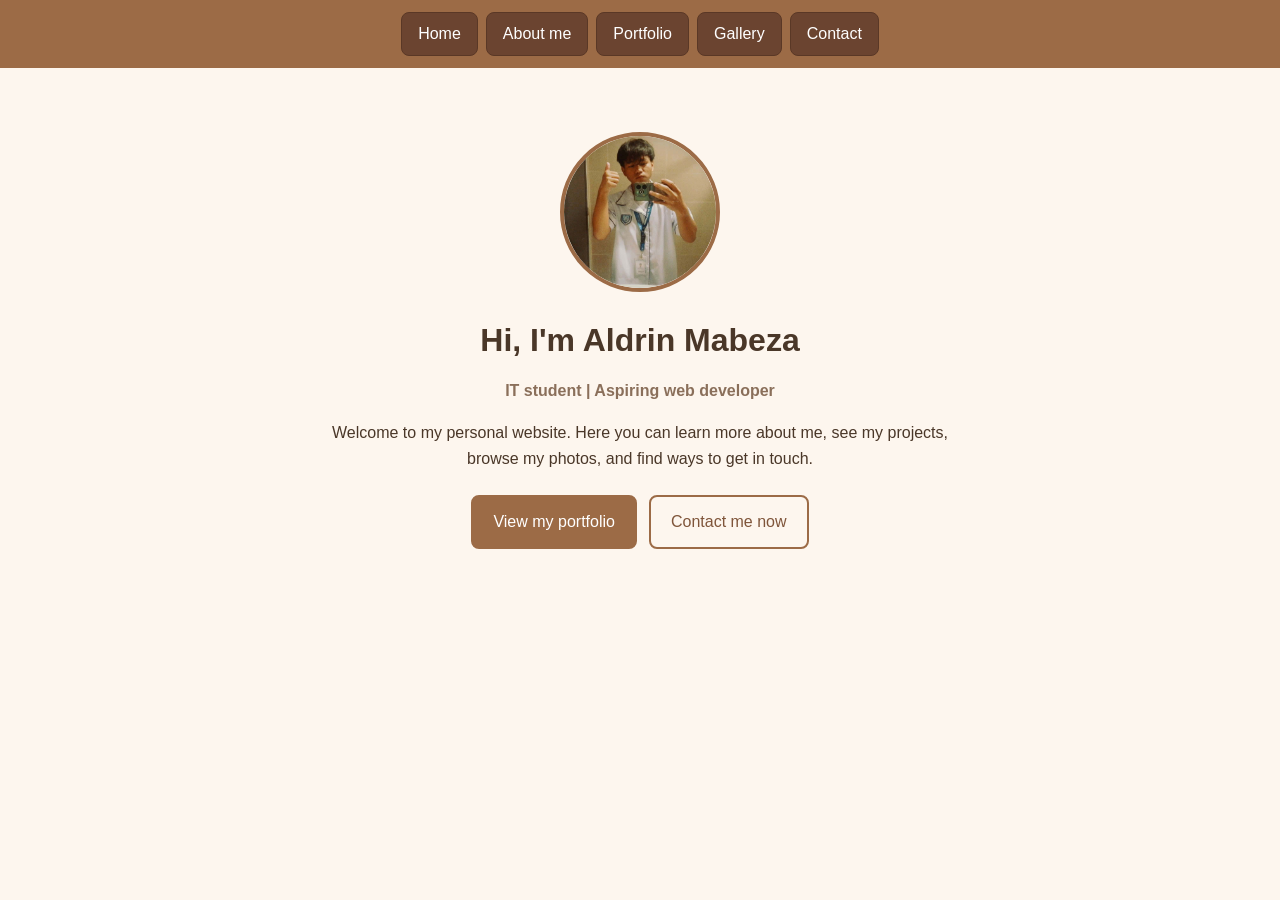
<file: index.html>
<!DOCTYPE html>
<html lang="en">
<head>
  <title>Home | My Website</title>
  <link rel="stylesheet" href="styles/style.css">
</head>
<body>

  <nav>
    <a href="index.html">Home</a>
    <a href="about.html">About me</a>
    <a href="portfolio.html">Portfolio</a>
    <a href="gallery.html">Gallery</a>
    <a href="contact.html">Contact</a>
  </nav>

  <main>
    <section class="hero">
      <img src="pictures/Aldrin.jpeg" alt="Photo of Aldrin Mabeza" class="profile-photo">
      <h1>Hi, I'm Aldrin Mabeza</h1>
      <p class="tagline">IT student | Aspiring web developer</p>
      <p>Welcome to my personal website. Here you can learn more about me, see my projects, browse my photos, and find ways to get in touch.</p>

      <div class="buttons">
        <a href="portfolio.html" class="btn">View my portfolio</a>
        <a href="contact.html#contact-form" class="btn btn-outline">Contact me now</a>
      </div>
    </section>
  </main>

</body>
</html>
</file>
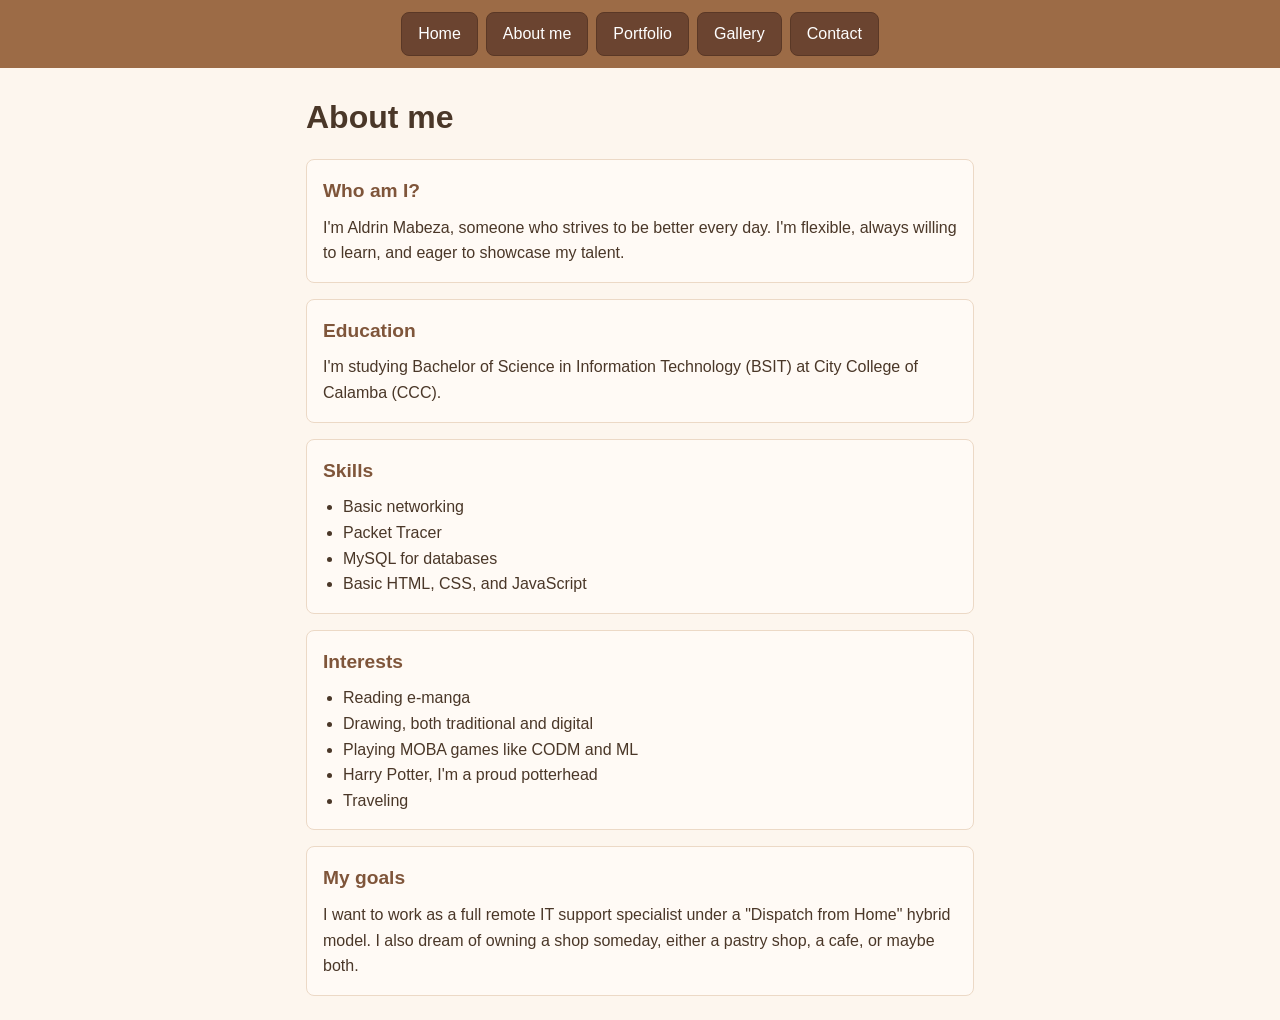
<file: about.html>
<!DOCTYPE html>
<html lang="en">
<head>
  <title>About me | My Website</title>
  <link rel="stylesheet" href="styles/style.css">
</head>
<body>

  <nav>
    <a href="index.html">Home</a>
    <a href="about.html">About me</a>
    <a href="portfolio.html">Portfolio</a>
    <a href="gallery.html">Gallery</a>
    <a href="contact.html">Contact</a>
  </nav>

  <main>
    <h1>About me</h1>

    <section class="about-card">
      <h2>Who am I?</h2>
      <p>I'm Aldrin Mabeza, someone who strives to be better every day. I'm flexible, always willing to learn, and eager to showcase my talent.</p>
    </section>

    <section class="about-card">
      <h2>Education</h2>
      <p>I'm studying Bachelor of Science in Information Technology (BSIT) at City College of Calamba (CCC).</p>
    </section>

    <section class="about-card">
      <h2>Skills</h2>
      <ul>
        <li>Basic networking</li>
        <li>Packet Tracer</li>
        <li>MySQL for databases</li>
        <li>Basic HTML, CSS, and JavaScript</li>
      </ul>
    </section>

    <section class="about-card">
      <h2>Interests</h2>
      <ul>
        <li>Reading e-manga</li>
        <li>Drawing, both traditional and digital</li>
        <li>Playing MOBA games like CODM and ML</li>
        <li>Harry Potter, I'm a proud potterhead</li>
        <li>Traveling</li>
      </ul>
    </section>

    <section class="about-card">
      <h2>My goals</h2>
      <p>I want to work as a full remote IT support specialist under a "Dispatch from Home" hybrid model. I also dream of owning a shop someday, either a pastry shop, a cafe, or maybe both.</p>
    </section>
  </main>

</body>
</html>
</file>
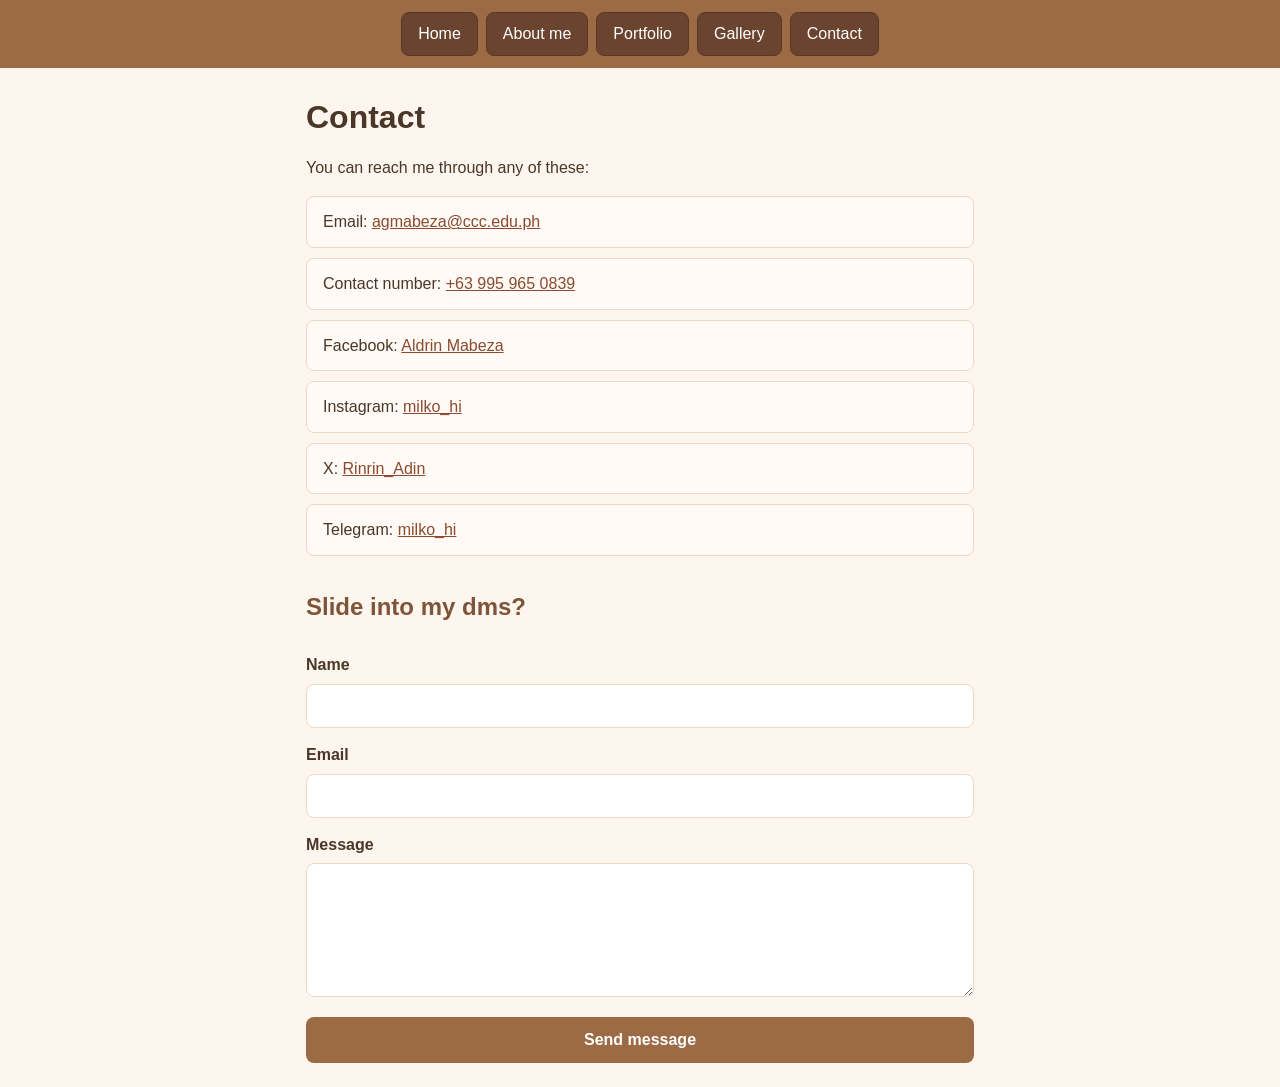
<file: contact.html>
<!DOCTYPE html>
<html lang="en">
<head>
  <title>Contact | My Website</title>
  <link rel="stylesheet" href="styles/style.css">
</head>
<body>

  <nav>
    <a href="index.html">Home</a>
    <a href="about.html">About me</a>
    <a href="portfolio.html">Portfolio</a>
    <a href="gallery.html">Gallery</a>
    <a href="contact.html">Contact</a>
  </nav>

  <main>
    <h1>Contact</h1>
    <p>You can reach me through any of these:</p>

    <ul class="contact-list">
      <li>Email: <a href="mailto:agmabeza@ccc.edu.ph">agmabeza@ccc.edu.ph</a></li>
      <li>Contact number: <a href="tel:+639959650839">+63 995 965 0839</a></li>
      <li>Facebook: <a href="https://www.facebook.com/share/1FkrJ4NAXD/" target="_blank">Aldrin Mabeza</a></li>
      <li>Instagram: <a href="https://www.instagram.com/milko_hi?stkn=MWFxaHEzcnl5YWt0OA==" target="_blank">milko_hi</a></li>
      <li>X: <a href="https://x.com/Rinrin_Adin" target="_blank">Rinrin_Adin</a></li>
      <li>Telegram: <a href="https://t.me/Milko_hi" target="_blank">milko_hi</a></li>
    </ul>

    <h2 class="form-title">Slide into my dms?</h2>

    <form id="contact-form" class="contact-form" action="https://formsubmit.co/agmabeza@ccc.edu.ph" method="POST">
      <label for="name">Name</label>
      <input type="text" id="name" name="name" required>

      <label for="email">Email</label>
      <input type="email" id="email" name="email" required>

      <label for="message">Message</label>
      <textarea id="message" name="message" rows="6" required></textarea>

      <input type="hidden" name="_subject" value="New message from my website">

      <button type="submit">Send message</button>
    </form>
  </main>

</body>
</html>
</file>
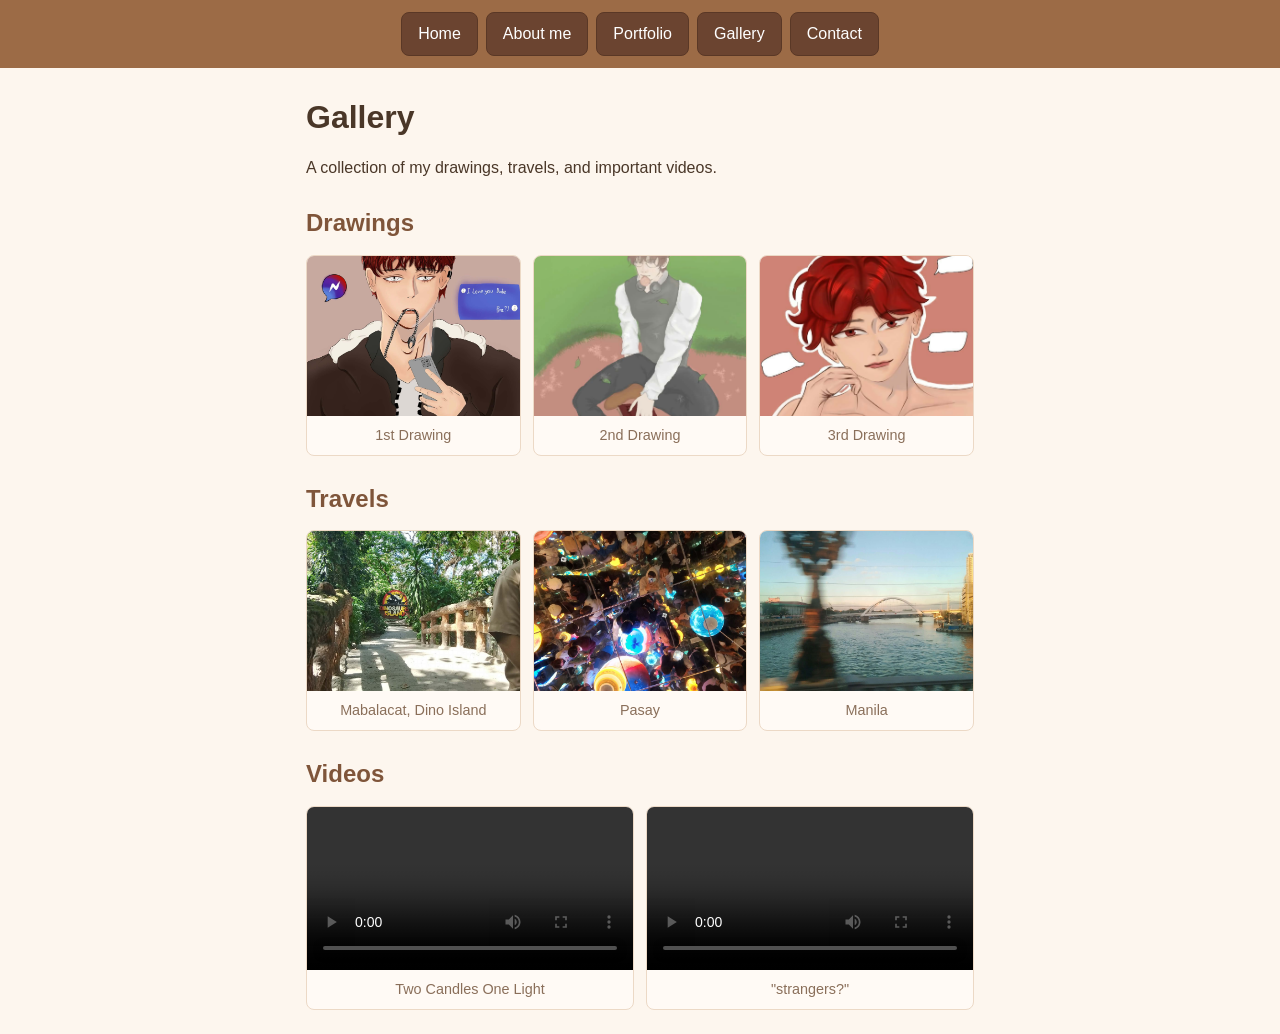
<file: gallery.html>
<!DOCTYPE html>
<html lang="en">
<head>
  <title>Gallery | My Website</title>
  <link rel="stylesheet" href="styles/style.css">
</head>
<body>

  <nav>
    <a href="index.html">Home</a>
    <a href="about.html">About me</a>
    <a href="portfolio.html">Portfolio</a>
    <a href="gallery.html">Gallery</a>
    <a href="contact.html">Contact</a>
  </nav>

  <main>
    <h1>Gallery</h1>
    <p>A collection of my drawings, travels, and important videos.</p>

    <h2 class="gallery-title">Drawings</h2>
    <div class="gallery">
      <figure>
        <img src="pictures/1st-drawing.jpeg" alt="My first drawing">
        <figcaption>1st Drawing</figcaption>
      </figure>
      <figure>
        <img src="pictures/2nd-Drawing.jpeg" alt="My second drawing">
        <figcaption>2nd Drawing</figcaption>
      </figure>
      <figure>
        <img src="pictures/3rd-drawing.jpeg" alt="My third drawing">
        <figcaption>3rd Drawing</figcaption>
      </figure>
    </div>

    <h2 class="gallery-title">Travels</h2>
    <div class="gallery">
      <figure>
        <img src="pictures/Mabalacat-dino-island.jpeg" alt="Dino Island in Mabalacat">
        <figcaption>Mabalacat, Dino Island</figcaption>
      </figure>
      <figure>
        <img src="pictures/Pasay.jpeg" alt="Photo taken in Pasay">
        <figcaption>Pasay</figcaption>
      </figure>
      <figure>
        <img src="pictures/Manila.jpeg" alt="View of the waterfront in Manila">
        <figcaption>Manila</figcaption>
      </figure>
    </div>

    <h2 class="gallery-title">Videos</h2>
    <div class="video-list">
      <figure>
        <video controls>
          <source src="videos/twocandlesonelight.mp4" type="video/mp4">
          Your browser does not support the video tag.
        </video>
        <figcaption>Two Candles One Light</figcaption>
      </figure>
      <figure>
        <video controls>
          <source src="videos/mytotga.mp4" type="video/mp4">
          Your browser does not support the video tag.
        </video>
        <figcaption>"strangers?"</figcaption>
      </figure>
    </div>
  </main>

</body>
</html>
</file>
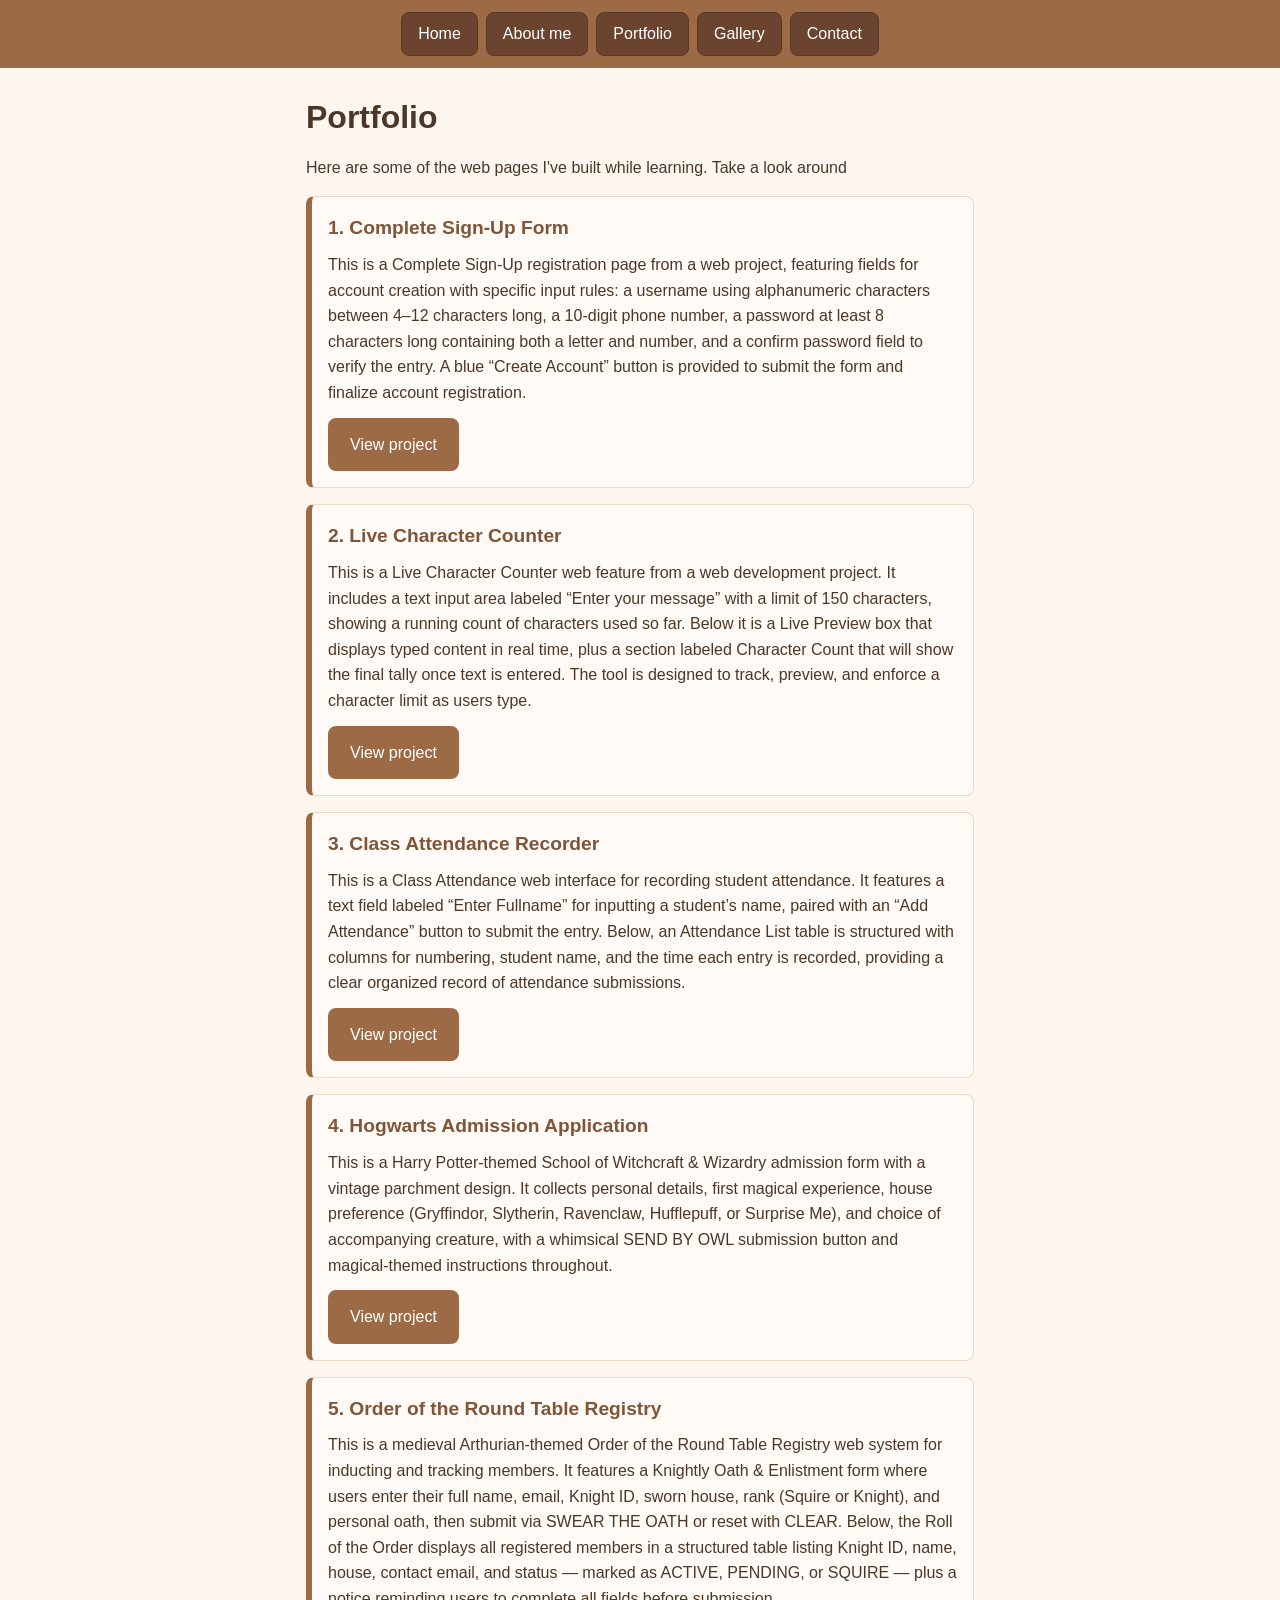
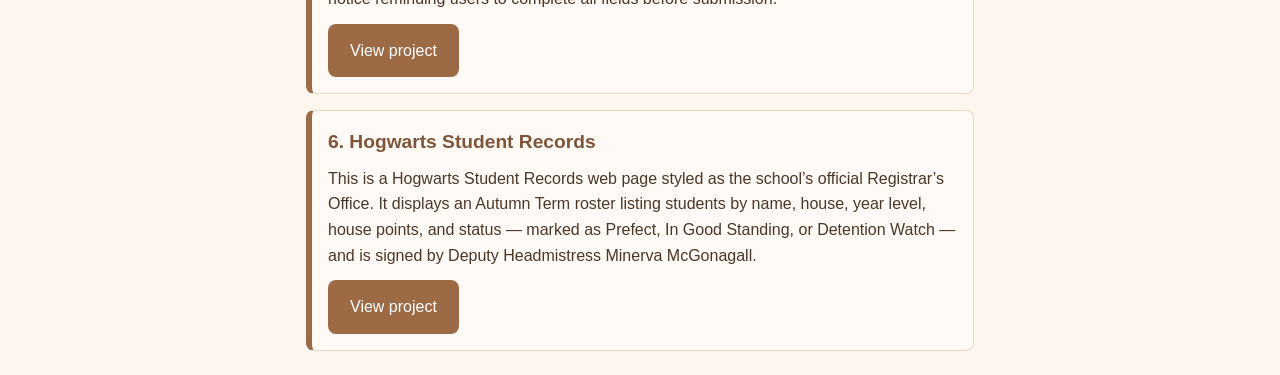
<file: portfolio.html>
<!DOCTYPE html>
<html lang="en">
<head>
  <title>Portfolio | My Website</title>
  <link rel="stylesheet" href="styles/style.css">
</head>
<body>

  <nav>
    <a href="index.html">Home</a>
    <a href="about.html">About me</a>
    <a href="portfolio.html">Portfolio</a>
    <a href="gallery.html">Gallery</a>
    <a href="contact.html">Contact</a>
  </nav>

  <main>
    <h1>Portfolio</h1>
    <p>Here are some of the web pages I've built while learning. Take a look around</p>

    <article class="project-card">
      <h2>1. Complete Sign-Up Form</h2>
      <p>This is a Complete Sign-Up registration page from a web project,
        featuring fields for account creation with specific input rules: 
        a username using alphanumeric characters between 4–12 characters long,
        a 10-digit phone number, a password at least 8 characters long 
        containing both a letter and number, and a confirm password field to
        verify the entry. A blue “Create Account” button is provided to submit
        the form and finalize account registration.</p>
      <a href="projects/Mabeza_InputValidation.html" class="btn">View project</a>
    </article>

    <article class="project-card">
      <h2>2. Live Character Counter</h2>
      <p>This is a Live Character Counter web feature from a web development
        project. It includes a text input area labeled “Enter your message” 
        with a limit of 150 characters, showing a running count of
        characters used so far. Below it is a Live Preview box that 
        displays typed content in real time, plus a section labeled
        Character Count that will show the final tally once text is 
        entered. The tool is designed to track, preview, and enforce
        a character limit as users type.</p>
      <a href="projects/CharacterCounter.html" class="btn">View project</a>
    </article>

    <article class="project-card">
      <h2>3. Class Attendance Recorder</h2>
      <p>This is a Class Attendance web interface for recording student
        attendance. It features a text field labeled “Enter Fullname” 
        for inputting a student’s name, paired with an “Add Attendance”
        button to submit the entry. Below, an Attendance List table is
        structured with columns for numbering, student name, and the
        time each entry is recorded, providing a clear organized record of
        attendance submissions.</p>
      <a href="projects/Attendance-Recorder.html" class="btn">View project</a>
    </article>

    <article class="project-card">
      <h2>4. Hogwarts Admission Application</h2>
      <p>This is a Harry Potter-themed School of Witchcraft & Wizardry
        admission form with a vintage parchment design. It collects
        personal details, first magical experience, house preference 
        (Gryffindor, Slytherin, Ravenclaw, Hufflepuff, or Surprise Me),
        and choice of accompanying creature, with a whimsical SEND BY
        OWL submission button and magical-themed instructions throughout.</p>
      <a href="projects/Application_form.html" class="btn">View project</a>
    </article>

    <article class="project-card">
      <h2>5. Order of the Round Table Registry</h2>
      <p>This is a medieval Arthurian-themed Order of the Round
        Table Registry web system for inducting and tracking members. 
        It features a Knightly Oath & Enlistment form where users enter 
        their full name, email, Knight ID, sworn house, rank (Squire or
        Knight), and personal oath, then submit via SWEAR THE OATH or 
        reset with CLEAR. Below, the Roll of the Order displays all
        registered members in a structured table listing Knight ID, name,
        house, contact email, and status — marked as ACTIVE, PENDING, or 
        SQUIRE — plus a notice reminding users to complete all fields 
        before submission.</p>
      <a href="projects/web-lab-3.html" class="btn">View project</a>
    </article>

    <article class="project-card">
      <h2>6. Hogwarts Student Records</h2>
      <p>This is a Hogwarts Student Records web page styled as the 
        school’s official Registrar’s Office. It displays an Autumn 
        Term roster listing students by name, house, year level, house 
        points, and status — marked as Prefect, In Good Standing, or 
        Detention Watch — and is signed by Deputy Headmistress Minerva 
        McGonagall.</p>
      <a href="projects/StudentRecords.html" class="btn">View project</a>
    </article>
  </main>

</body>
</html>
</file>
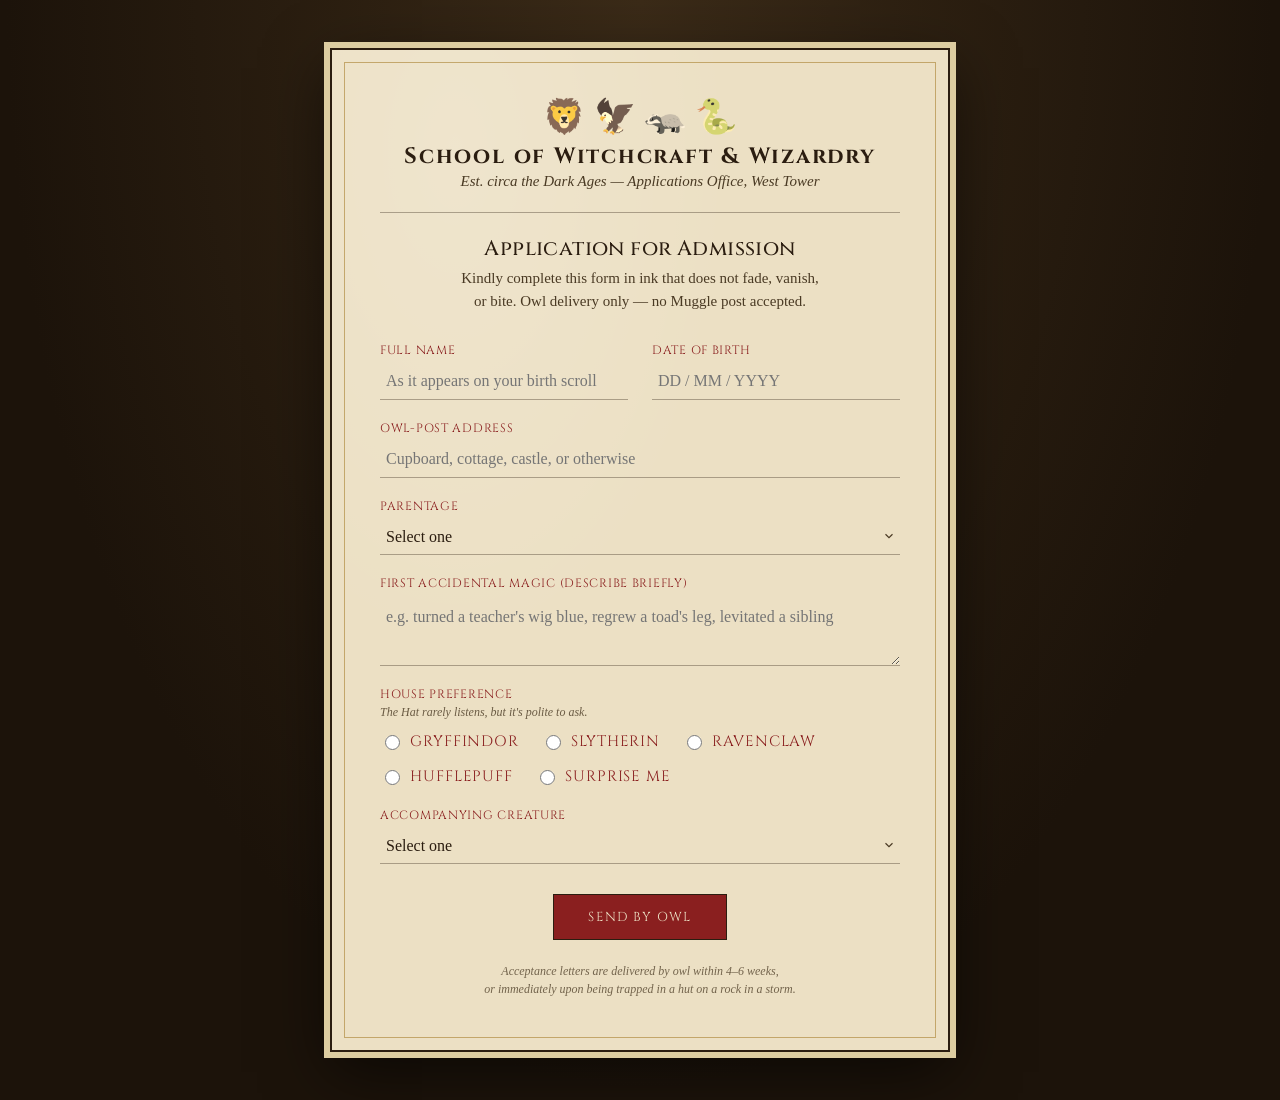
<file: projects/Application_form.html>
<!DOCTYPE html>
<html lang="en">
<head>
<meta charset="UTF-8">
<meta name="viewport" content="width=device-width, initial-scale=1.0">
<title>School of Witchcraft & Wizardry — Application for Admission</title>
<style>
  @import url('https://fonts.googleapis.com/css2?family=Cinzel:wght@500;700&family=IM+Fell+English:ital@0;1&display=swap');

  :root {
    --parchment: #ece0c4;
    --parchment-dark: #ddcda1;
    --ink: #2b1d10;
    --ink-soft: #4a3a24;
    --wax: #8a1f1f;
    --gold: #a9812f;
    --line: rgba(43, 29, 16, 0.35);
  }

  * { box-sizing: border-box; }

  body {
    margin: 0;
    min-height: 100vh;
    background: radial-gradient(ellipse at top, #3a2a17, #1c130a 70%);
    font-family: 'IM Fell English', serif;
    color: var(--ink);
    display: flex;
    align-items: center;
    justify-content: center;
    padding: 48px 20px;
  }

  .sheet {
    width: 100%;
    max-width: 620px;
    background:
      radial-gradient(ellipse at 20% 10%, rgba(255,255,255,0.15), transparent 40%),
      var(--parchment);
    background-blend-mode: overlay;
    border: 2px solid var(--ink);
    box-shadow: 0 0 0 6px var(--parchment-dark), 0 20px 60px rgba(0,0,0,0.6);
    padding: 46px 48px 40px;
    position: relative;
  }

  .sheet::after {
    content: "";
    position: absolute;
    inset: 12px;
    border: 1px solid var(--gold);
    pointer-events: none;
    opacity: 0.6;
  }

  .crest {
    text-align: center;
    margin-bottom: 6px;
  }

  .crest-mark {
    font-size: 34px;
    display: inline-block;
    filter: sepia(0.4);
  }

  .school {
    text-align: center;
    font-family: 'Cinzel', serif;
    font-weight: 700;
    font-size: 22px;
    letter-spacing: 0.08em;
    color: var(--ink);
    margin: 6px 0 2px;
  }

  .subschool {
    text-align: center;
    font-size: 15px;
    font-style: italic;
    color: var(--ink-soft);
    margin: 0 0 22px;
  }

  hr.rule {
    border: none;
    border-top: 1px solid var(--line);
    margin: 22px 0;
  }

  h1 {
    font-family: 'Cinzel', serif;
    font-weight: 500;
    font-size: 21px;
    text-align: center;
    margin: 0 0 4px;
    letter-spacing: 0.02em;
  }

  p.intro {
    text-align: center;
    font-size: 15px;
    color: var(--ink-soft);
    margin: 0 0 28px;
    line-height: 1.55;
  }

  form {
    display: flex;
    flex-direction: column;
    gap: 20px;
  }

  .field {
    display: flex;
    flex-direction: column;
    gap: 5px;
  }

  label {
    font-family: 'Cinzel', serif;
    font-size: 12px;
    letter-spacing: 0.06em;
    color: var(--wax);
    text-transform: uppercase;
  }

  .hint {
    font-size: 12px;
    font-style: italic;
    color: var(--ink-soft);
    opacity: 0.8;
    margin-top: -2px;
  }

  input, select, textarea {
    font-family: 'IM Fell English', serif;
    font-size: 16px;
    padding: 9px 6px;
    background: transparent;
    border: none;
    border-bottom: 1.5px solid var(--line);
    color: var(--ink);
    outline: none;
  }

  select {
    appearance: none;
    -webkit-appearance: none;
    background-image: url("data:image/svg+xml;utf8,<svg xmlns='http://www.w3.org/2000/svg' width='14' height='14' viewBox='0 0 24 24' fill='none' stroke='%234a3a24' stroke-width='2'><polyline points='6 9 12 15 18 9'/></svg>");
    background-repeat: no-repeat;
    background-position: right 4px center;
    padding-right: 24px;
    cursor: pointer;
  }

  textarea {
    resize: vertical;
    min-height: 70px;
    line-height: 1.5;
  }

  input:focus, select:focus, textarea:focus {
    border-bottom-color: var(--wax);
  }

  input:focus-visible, select:focus-visible, textarea:focus-visible {
    outline: 2px solid var(--gold);
    outline-offset: 3px;
  }

  fieldset {
    border: none;
    padding: 0;
    margin: 0;
  }

  .radio-row {
    display: flex;
    flex-wrap: wrap;
    gap: 14px 22px;
    margin-top: 6px;
  }

  .radio-option {
    display: flex;
    align-items: center;
    gap: 7px;
    font-size: 15px;
  }

  .radio-option input {
    accent-color: var(--wax);
    width: 15px;
    height: 15px;
  }

  .signature-row {
    display: flex;
    gap: 24px;
  }
  .signature-row .field { flex: 1; }

  .submit-row {
    margin-top: 10px;
    display: flex;
    justify-content: center;
  }

  .submit {
    font-family: 'Cinzel', serif;
    font-size: 13px;
    letter-spacing: 0.1em;
    text-transform: uppercase;
    background: var(--wax);
    color: var(--parchment);
    border: 1px solid var(--ink);
    padding: 13px 34px;
    cursor: pointer;
    position: relative;
    transition: background 0.2s ease, transform 0.15s ease;
  }

  .submit:hover {
    background: #6f1717;
    transform: translateY(-1px);
  }

  .submit:active { transform: translateY(0); }

  .submit:focus-visible {
    outline: 2px solid var(--gold);
    outline-offset: 3px;
  }

  .fine-print {
    margin-top: 22px;
    font-size: 12px;
    font-style: italic;
    text-align: center;
    color: var(--ink-soft);
    opacity: 0.75;
    line-height: 1.5;
  }

  @media (max-width: 520px) {
    .sheet { padding: 34px 24px 30px; }
    .signature-row { flex-direction: column; gap: 20px; }
  }
</style>
</head>
<body>

  <div class="sheet">
    <div class="crest">
      <span class="crest-mark">🦁 🦅 🦡 🐍</span>
    </div>
    <div class="school">School of Witchcraft &amp; Wizardry</div>
    <div class="subschool">Est. circa the Dark Ages — Applications Office, West Tower</div>

    <hr class="rule">

    <h1>Application for Admission</h1>
    <p class="intro">Kindly complete this form in ink that does not fade, vanish,<br>or bite. Owl delivery only — no Muggle post accepted.</p>

    <form>
      <div class="signature-row">
        <div class="field">
          <label for="fname">Full name</label>
          <input id="fname" type="text" placeholder="As it appears on your birth scroll">
        </div>
        <div class="field">
          <label for="dob">Date of birth</label>
          <input id="dob" type="text" placeholder="DD / MM / YYYY">
        </div>
      </div>

      <div class="field">
        <label for="address">Owl-post address</label>
        <input id="address" type="text" placeholder="Cupboard, cottage, castle, or otherwise">
      </div>

      <div class="field">
        <label for="blood">Parentage</label>
        <select id="blood">
          <option value="">Select one</option>
          <option>Wizard-born</option>
          <option>Muggle-born</option>
          <option>Half-and-half</option>
          <option>Unsure — raised by relatives who disapproved</option>
        </select>
      </div>

      <div class="field">
        <label for="wand">First accidental magic (describe briefly)</label>
        <textarea id="wand" placeholder="e.g. turned a teacher's wig blue, regrew a toad's leg, levitated a sibling"></textarea>
      </div>

      <fieldset class="field">
        <label>House preference</label>
        <div class="hint">The Hat rarely listens, but it's polite to ask.</div>
        <div class="radio-row">
          <label class="radio-option"><input type="radio" name="house"> Gryffindor</label>
          <label class="radio-option"><input type="radio" name="house"> Slytherin</label>
          <label class="radio-option"><input type="radio" name="house"> Ravenclaw</label>
          <label class="radio-option"><input type="radio" name="house"> Hufflepuff</label>
          <label class="radio-option"><input type="radio" name="house"> Surprise me</label>
        </div>
      </fieldset>

      <div class="field">
        <label for="pet">Accompanying creature</label>
        <select id="pet">
          <option value="">Select one</option>
          <option>Owl</option>
          <option>Cat</option>
          <option>Toad</option>
          <option>Rat (please explain)</option>
          <option>None — still saving up</option>
        </select>
      </div>

      <div class="submit-row">
        <button type="submit" class="submit">Send by Owl</button>
      </div>
    </form>

    <p class="fine-print">Acceptance letters are delivered by owl within 4–6 weeks,<br>or immediately upon being trapped in a hut on a rock in a storm.</p>
  </div>

</body>
</html>
</file>
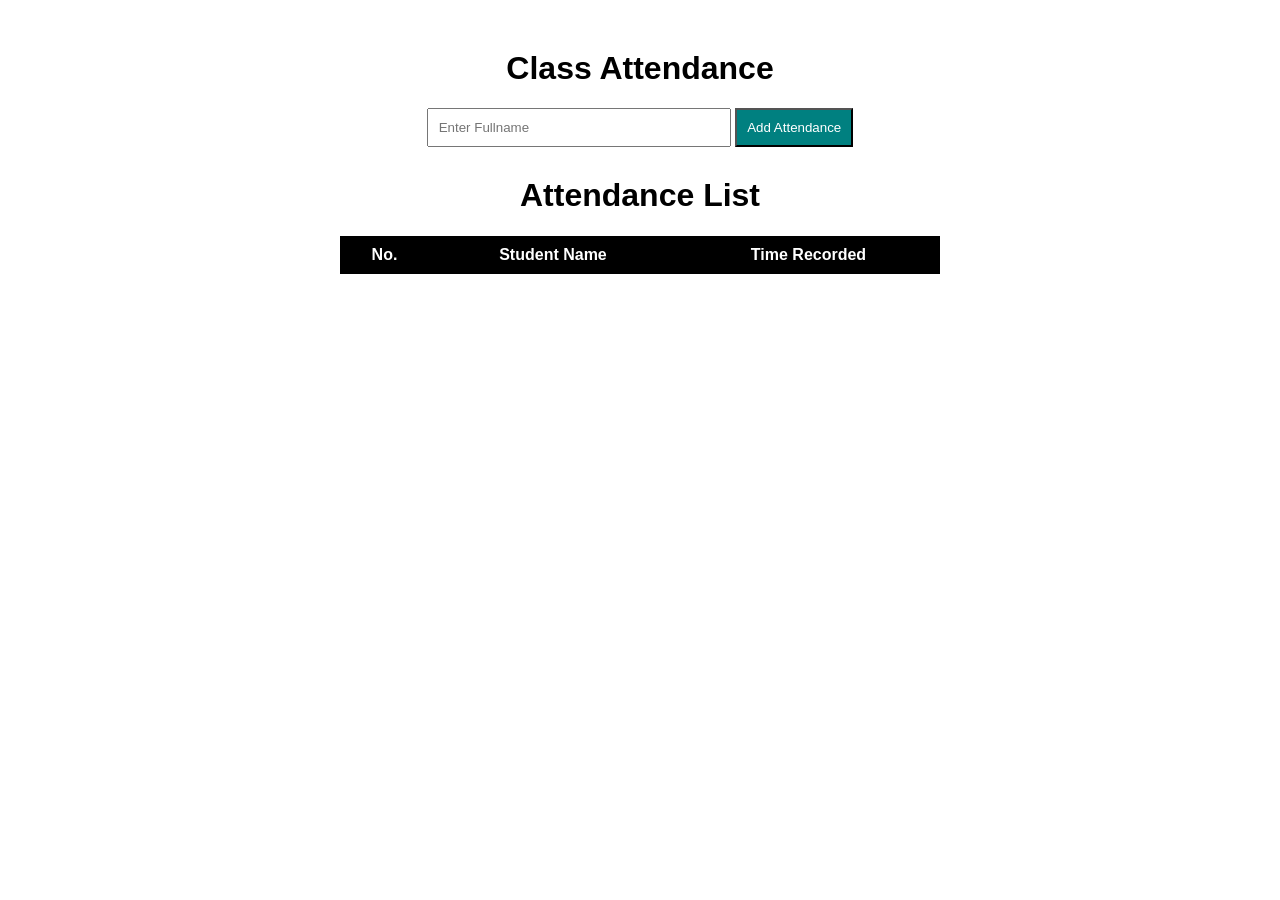
<file: projects/Attendance-Recorder.html>
<!DOCTYPE html>
<html>

<head>
    <title>Class Attendance</title>

    <style>
        body {
            font-family: Arial;
            text-align: center;
        }

        #mainWrapper {
            width: 600px;
            margin: 50px auto;
        }

        #listSection {
            margin-top: 30px;
        }

        input {
            padding: 10px;
            width: 280px;
        }

        button {
            padding: 10px;
            background-color: teal;
            color: white;
        }

        table {
            width: 100%;
            border-collapse: collapse;
        }

        #tableHead th {
            background-color: black;
            color: white;
            padding: 10px;
        }

        td {
            border: 1px solid black;
            padding: 10px;
        }
    </style>
</head>

<body id="pageBody">
    <div id="mainWrapper">

        <div id="formSection">
            <h1 id="mainTitle">Class Attendance</h1>

            <input type="text" id="studentName" name="studentFullname" placeholder="Enter Fullname">
            <button type="button" id="addBtn">Add Attendance</button>
        </div>

        <div id="listSection">
            <h1 id="listTitle">Attendance List</h1>

            <table id="attendanceTable">
                <thead id="tableHead">
                    <tr>
                        <th>No.</th>
                        <th>Student Name</th>
                        <th>Time Recorded</th>
                    </tr>
                </thead>

                <tbody id="tableBody">

                </tbody>
            </table>
        </div>

    </div>

    <script>
        let addButton = document.querySelector('#addBtn');
        let nameInput = document.querySelector('#studentName');
        let tableBody = document.querySelector('#tableBody');

        let count = 0;

        addButton.addEventListener("click", () => {

            const studentValue = nameInput.value;

            if (studentValue === "") {
                alert("Please type your name first!");
            }
            else {
                count++;

                const currentTime = new Date();

                const timeRecorded = currentTime.toLocaleTimeString('en-PH', { hour12: true });

                tableBody.innerHTML += `<tr><td>${count}</td><td>${studentValue}</td><td>${timeRecorded}</td></tr>`;
                nameInput.value = "";
            }
        })
    </script>
</body>

</html>
</file>
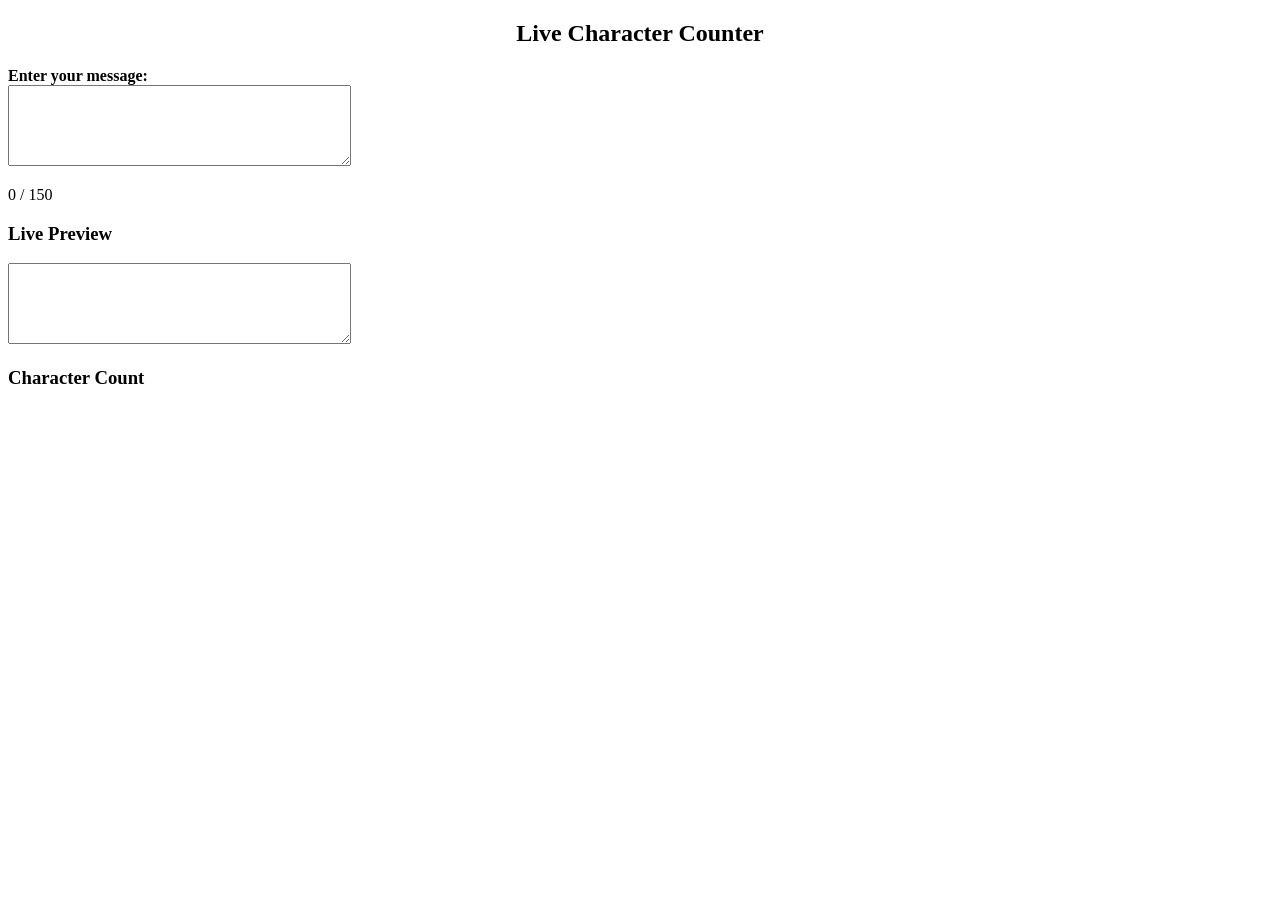
<file: projects/CharacterCounter.html>
<!DOCTYPE html>
<html>
<head>
    <title>Live Character Counter</title>
</head>

<body>

<h2 style="text-align: center;">Live Character Counter</h2>

<b>Enter your message:</b><br>

<textarea id="message" rows="5" cols="40"
    maxlength="150" oninput="countCharacters()"></textarea>

<p id="limit">0 / 150</p>

<h3>Live Preview</h3>

<textarea id="preview" rows="5" cols="40" readonly></textarea>

<h3>Character Count</h3>

<p id="counter"></p>

<script>

function countCharacters() {

    let message = document.getElementById("message").value;
    let preview = document.getElementById("preview");
    let limit = document.getElementById("limit");

    preview.value = message;

    limit.textContent = message.length + " / 150";

    let characters = "ABCDEFGHIJKLMNOPQRSTUVWXYZ0123456789";
    let result = "";

    for (let i = 0; i < characters.length; i++) {

        let count = 0;

        for (let j = 0; j < message.length; j++) {

            if (message[j].toUpperCase() == characters[i]) {
                count++;
            }

        }

        result += characters[i] + " = " + count + "　";
    }

    document.getElementById("counter").textContent = result;
}

</script>

</body>
</html>
</file>
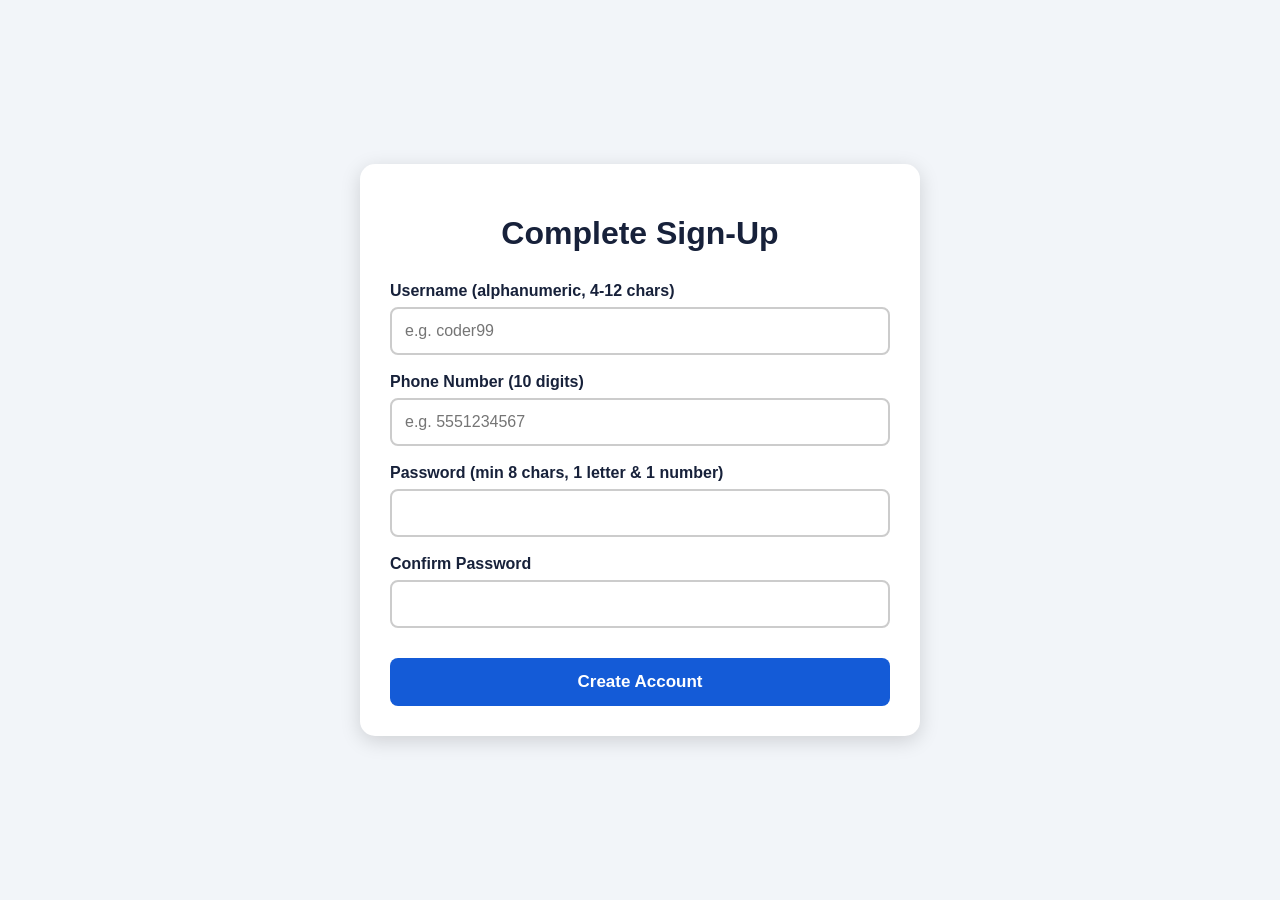
<file: projects/Mabeza_InputValidation.html>
<!DOCTYPE html>
<html>
<head>
    <title>Complete Sign-Up</title>

    <style>
        body {
            font-family: Arial, sans-serif;
            background-color: #f2f5f9;
            display: flex;
            justify-content: center;
            align-items: center;
            min-height: 100vh;
            margin: 0;
        }

        .signup-box {
            width: 500px;
            background-color: white;
            padding: 30px;
            border-radius: 15px;
            box-shadow: 0 5px 20px rgba(0,0,0,0.15);
        }

        h1 {
            text-align: center;
            color: #17213a;
            margin-bottom: 30px;
        }
        label {
            display: block;
            font-weight: bold;
            margin-top: 18px;
            margin-bottom: 7px;
            color: #17213a;
        }
        input {
            width: 100%;
            box-sizing: border-box;
            padding: 13px;
            border: 2px solid #ccc;
            border-radius: 8px;
            font-size: 16px;
            outline: none;
        }
        input:focus {
            border-color: #1e5bd7;
        }
        .error {
            border-color: red;
        }
        .valid {
            border-color: green;
        }
        .message {
            font-size: 14px;
            margin-top: 5px;
        }
        .error-message {
            color: red;
        }
        .success-message {
            color: green;
        }
        button {
            width: 100%;
            padding: 14px;
            margin-top: 25px;
            border: none;
            border-radius: 8px;
            background-color: #145bd7;
            color: white;
            font-size: 17px;
            font-weight: bold;
            cursor: pointer;
        }

        button:hover {
            background-color: #0d48ae;
        }
    </style>
</head>

<body>

    <div class="signup-box">

        <h1>Complete Sign-Up</h1>

        <form id="signupForm">

            <label for="username">
                Username (alphanumeric, 4-12 chars)
            </label>
            <input type="text" id="username" placeholder="e.g. coder99">
            <div id="usernameMessage" class="message"></div>
            <label for="phone">
                Phone Number (10 digits)
            </label>

            <input type="text" id="phone" placeholder="e.g. 5551234567">
            <div id="phoneMessage" class="message"></div>

            <label for="password">
                Password (min 8 chars, 1 letter & 1 number)
            </label>
            <input type="password" id="password">
            <div id="passwordMessage" class="message"></div>
            <label for="confirmPassword">
                Confirm Password
            </label>
          
            <input type="password" id="confirmPassword">
            <div id="confirmMessage" class="message"></div>
            <button type="submit">Create Account</button>

        </form>
    </div>
    <script>

        const form = document.getElementById("signupForm");

        const username = document.getElementById("username");
        const phone = document.getElementById("phone");
        const password = document.getElementById("password");
        const confirmPassword = document.getElementById("confirmPassword");

        const usernameMessage = document.getElementById("usernameMessage");
        const phoneMessage = document.getElementById("phoneMessage");
        const passwordMessage = document.getElementById("passwordMessage");
        const confirmMessage = document.getElementById("confirmMessage");


        function checkUsername() {

            let value = username.value;

            if (value === "") {

                username.className = "error";
                usernameMessage.textContent =
                    "Please enter a username.";
                usernameMessage.className =
                    "message error-message";

                return false;
            }

            if (value.length < 4 || value.length > 12) {
              
                username.className = "error";
                usernameMessage.textContent =
                    "Username must be 4-12 characters.";
                usernameMessage.className =
                    "message error-message";
                return false;
            }

            if (!/^[a-zA-Z0-9]+$/.test(value)) {

                username.className = "error";
                usernameMessage.textContent =
                    "Username can only contain letters and numbers.";
                usernameMessage.className =
                    "message error-message";
                return false;
            }

            username.className = "valid";
            usernameMessage.textContent =
                "Username is valid.";
            usernameMessage.className =
                "message success-message";

            return true;
        }


        function checkPhone() {

            let value = phone.value;

            if (value === "") {

                phone.className = "error";
                phoneMessage.textContent =
                    "Please enter your phone number.";
                phoneMessage.className =
                    "message error-message";
                return false;
            }

            if (!/^[0-9]{10}$/.test(value)) {

                phone.className = "error";
                phoneMessage.textContent =
                    "Please enter a valid 10-digit phone number.";
                phoneMessage.className =
                    "message error-message";

                return false;
            }

            phone.className = "valid";

            phoneMessage.textContent =
                "Phone number is valid.";

            phoneMessage.className =
                "message success-message";

            return true;
        }

        function checkPassword() {

            let value = password.value;

            if (value === "") {

                password.className = "error";
                passwordMessage.textContent =
                    "Please enter a password.";
                passwordMessage.className =
                    "message error-message";
                return false;
            }

            if (value.length < 8) {
                password.className = "error";
                passwordMessage.textContent =
                    "Password must be at least 8 characters.";
                passwordMessage.className =
                    "message error-message";
                return false;
            }
            if (!/[a-zA-Z]/.test(value) ||
                !/[0-9]/.test(value)) {
                password.className = "error";
                passwordMessage.textContent =
                    "Password needs at least 1 letter and 1 number.";
                passwordMessage.className =
                    "message error-message";
                return false;
            }
            password.className = "valid";
            passwordMessage.textContent =
                "Password is valid.";
            passwordMessage.className =
                "message success-message";
            return true;
        }
        function checkConfirmPassword() {

            let value = confirmPassword.value;

            if (value === "") {
                confirmPassword.className = "error";
                confirmMessage.textContent =
                    "Please confirm your password.";
                confirmMessage.className =
                    "message error-message";
                return false;
            }
            if (value !== password.value) {
                confirmPassword.className = "error";
                confirmMessage.textContent =
                    "Passwords do not match.";
                confirmMessage.className =
                    "message error-message";
                return false;
            }
            confirmPassword.className = "valid";
            confirmMessage.textContent =
                "Passwords match.";
            confirmMessage.className =
                "message success-message";
            return true;
        }
        username.addEventListener("input", checkUsername);
        phone.addEventListener("input", checkPhone);
        password.addEventListener("input", function() {

            checkPassword();
            checkConfirmPassword();
        });
        confirmPassword.addEventListener(
            "input",
            checkConfirmPassword
        );
        form.addEventListener("submit", function(event) {

            event.preventDefault();

            let usernameValid = checkUsername();
            let phoneValid = checkPhone();
            let passwordValid = checkPassword();
            let confirmValid = checkConfirmPassword();

            if (
                usernameValid &&
                phoneValid &&
                passwordValid &&
                confirmValid
            ) {
                alert("Account created successfully!");
            }
        });
    </script>
</body>
</html>
</file>
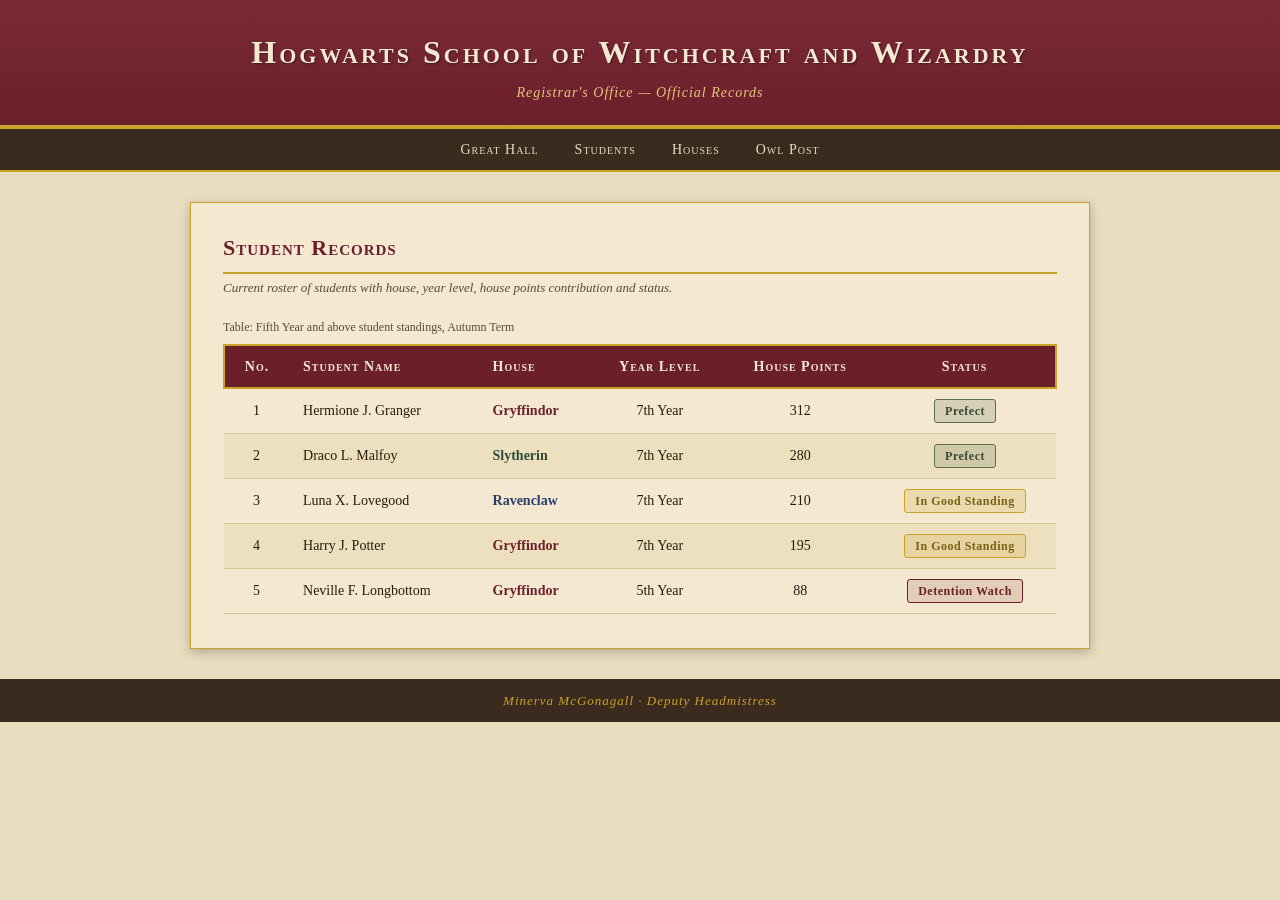
<file: projects/StudentRecords.html>
<!DOCTYPE html>
<head>
<title>Hogwarts Student Records</title>
<style>

  /* ---------- Base ---------- */
  * {
    box-sizing: border-box;
    margin: 0;
    padding: 0;
  }

  body {
    font-family: Georgia, "Palatino Linotype", "Book Antiqua", serif;
    background-color: #E8DDBF;
    color: #2C1810;
    line-height: 1.5;
  }

  /* ---------- Banner ---------- */
  header.banner {
    background-color: #6B1F2A;
    background-image: linear-gradient(180deg, #7A2A36 0%, #6B1F2A 100%);
    color: #F4E8D0;
    text-align: center;
    padding: 28px 20px 22px;
    border-bottom: 4px solid #C9A227;
  }

  header.banner h1 {
    font-size: 32px;
    letter-spacing: 3px;
    font-variant: small-caps;
    text-shadow: 1px 1px 2px rgba(0,0,0,0.4);
  }

  header.banner p {
    margin-top: 6px;
    font-size: 14px;
    font-style: italic;
    color: #E4C77A;
    letter-spacing: 1px;
  }

  /* ---------- Navigation ---------- */
  nav {
    background-color: #3B2A1E;
    display: flex;
    justify-content: center;
    gap: 36px;
    padding: 10px 0;
    border-bottom: 2px solid #C9A227;
  }

  nav a {
    color: #E8DDBF;
    text-decoration: none;
    font-size: 14px;
    letter-spacing: 1px;
    font-variant: small-caps;
  }

  nav a:hover,
  nav a:focus-visible {
    color: #E4C77A;
    text-decoration: underline;
  }

  /* ---------- Main content ---------- */
  main {
    max-width: 900px;
    margin: 30px auto;
    background-color: #F4E8D0;
    border: 1px solid #C9A227;
    box-shadow: 0 3px 10px rgba(0,0,0,0.25);
    padding: 28px 32px 34px;
  }

  main h2 {
    font-size: 22px;
    color: #6B1F2A;
    border-bottom: 2px solid #C9A227;
    padding-bottom: 8px;
    margin-bottom: 4px;
    font-variant: small-caps;
    letter-spacing: 1px;
  }

  main > p.subtitle {
    font-size: 13px;
    color: #5C4A38;
    font-style: italic;
    margin-bottom: 20px;
  }

  /* ---------- Table ---------- */
  table {
    width: 100%;
    border-collapse: collapse;
    font-size: 14px;
  }

  caption {
    caption-side: top;
    text-align: left;
    font-size: 12px;
    color: #5C4A38;
    margin-bottom: 8px;
  }

  thead th {
    background-color: #6B1F2A;
    color: #F4E8D0;
    text-align: left;
    padding: 10px 14px;
    font-variant: small-caps;
    letter-spacing: 1px;
    border-top: 2px solid #C9A227;
    border-bottom: 2px solid #C9A227;
  }

  thead th:first-child {
    border-left: 2px solid #C9A227;
  }

  thead th:last-child {
    border-right: 2px solid #C9A227;
  }

  tbody td {
    padding: 10px 14px;
    border-bottom: 1px solid #D8C79A;
  }

  tbody tr:nth-child(even) {
    background-color: #EDE0BE;
  }

  tbody tr:hover {
    background-color: #E4C77A55;
  }

  td.center,
  th.center {
    text-align: center;
  }

  /* House color tags */
  .house-gryffindor { color: #6B1F2A; font-weight: bold; }
  .house-slytherin  { color: #2F4B3C; font-weight: bold; }
  .house-ravenclaw  { color: #2A3E6B; font-weight: bold; }
  .house-hufflepuff { color: #A67C1E; font-weight: bold; }

  /* Status pill */
  .status {
    display: inline-block;
    padding: 2px 10px;
    border-radius: 3px;
    font-size: 12px;
    font-weight: bold;
    letter-spacing: 0.5px;
  }

  .status.top {
    background-color: #5C6E5233;
    color: #3A4A34;
    border: 1px solid #5C6E52;
  }

  .status.good {
    background-color: #C9A22733;
    color: #7A5F14;
    border: 1px solid #C9A227;
  }

  .status.probation {
    background-color: #6B1F2A22;
    color: #6B1F2A;
    border: 1px solid #6B1F2A;
  }

  /* ---------- Footer ---------- */
  footer {
    background-color: #3B2A1E;
    color: #C9A227;
    text-align: center;
    padding: 12px;
    font-size: 13px;
    font-style: italic;
    letter-spacing: 1px;
  }

</style>
</head>
<body>

  <header class="banner">
    <h1>Hogwarts School of Witchcraft and Wizardry</h1>
    <p>Registrar's Office &mdash; Official Records</p>
  </header>

  <nav>
    <a href="#">Great Hall</a>
    <a href="#">Students</a>
    <a href="#">Houses</a>
    <a href="#">Owl Post</a>
  </nav>

  <main>
    <h2>Student Records</h2>
    <p class="subtitle">Current roster of students with house, year level, house points contribution and status.</p>

    <table>
      <caption>Table: Fifth Year and above student standings, Autumn Term</caption>
      <thead>
        <tr>
          <th class="center">No.</th>
          <th>Student Name</th>
          <th>House</th>
          <th class="center">Year Level</th>
          <th class="center">House Points</th>
          <th class="center">Status</th>
        </tr>
      </thead>
      <tbody>
        <tr>
          <td class="center">1</td>
          <td>Hermione J. Granger</td>
          <td class="house-gryffindor">Gryffindor</td>
          <td class="center">7th Year</td>
          <td class="center">312</td>
          <td class="center"><span class="status top">Prefect</span></td>
        </tr>
        <tr>
          <td class="center">2</td>
          <td>Draco L. Malfoy</td>
          <td class="house-slytherin">Slytherin</td>
          <td class="center">7th Year</td>
          <td class="center">280</td>
          <td class="center"><span class="status top">Prefect</span></td>
        </tr>
        <tr>
          <td class="center">3</td>
          <td>Luna X. Lovegood</td>
          <td class="house-ravenclaw">Ravenclaw</td>
          <td class="center">7th Year</td>
          <td class="center">210</td>
          <td class="center"><span class="status good">In Good Standing</span></td>
        </tr>
        <tr>
          <td class="center">4</td>
          <td>Harry J. Potter</td>
          <td class="house-gryffindor">Gryffindor</td>
          <td class="center">7th Year</td>
          <td class="center">195</td>
          <td class="center"><span class="status good">In Good Standing</span></td>
        </tr>
        <tr>
          <td class="center">5</td>
          <td>Neville F. Longbottom</td>
          <td class="house-gryffindor">Gryffindor</td>
          <td class="center">5th Year</td>
          <td class="center">88</td>
          <td class="center"><span class="status probation">Detention Watch</span></td>
        </tr>
      </tbody>
    </table>
  </main>

  <footer>
    Minerva McGonagall &middot; Deputy Headmistress
  </footer>

</body>
</html>
</file>
<file: styles/style.css>
* {
  box-sizing: border-box;
  margin: 0;
  padding: 0;
}

body {
  font-family: Arial, Helvetica, sans-serif;
  line-height: 1.6;
  background-color: #fdf6ee;
  color: #4a3728;
}

nav {
  display: flex;
  flex-wrap: wrap;
  justify-content: center;
  gap: 8px;
  background-color: #9c6b46;
  padding: 12px;
}

nav a {
  color: #ffffff;
  text-decoration: none;
  background-color: #6b4430;
  padding: 8px 16px;
  border-radius: 8px;
  border: 1px solid #5a3826;
}

nav a:hover,
nav a:active {
  background-color: #4a2d1c;
}

main {
  max-width: 700px;
  margin: 0 auto;
  padding: 24px 16px;
}

h1 {
  margin-bottom: 12px;
}

/* Home */
.hero {
  text-align: center;
  padding: 40px 0;
}

.hero h1 {
  font-size: 2rem;
}

.profile-photo {
  width: 160px;
  height: 160px;
  object-fit: cover;
  border-radius: 50%;
  border: 4px solid #9c6b46;
  margin-bottom: 16px;
}

.tagline {
  color: #8a6f5a;
  font-weight: bold;
  margin-bottom: 16px;
}

.buttons {
  margin-top: 24px;
  display: flex;
  flex-wrap: wrap;
  justify-content: center;
  gap: 12px;
}

.btn {
  background-color: #9c6b46;
  color: #ffffff;
  text-decoration: none;
  padding: 12px 20px;
  border-radius: 8px;
  border: 2px solid #9c6b46;
}

.btn-outline {
  background-color: transparent;
  color: #7f553a;
}

/* About */
.about-card {
  background-color: #fffaf5;
  border: 1px solid #ecd9c6;
  border-radius: 8px;
  padding: 16px;
  margin-top: 16px;
}

.about-card h2 {
  font-size: 1.2rem;
  margin-bottom: 8px;
  color: #7f553a;
}

.about-card ul {
  padding-left: 20px;
}

/* Portfolio */
.project-card {
  background-color: #fffaf5;
  border: 1px solid #ecd9c6;
  border-left: 6px solid #9c6b46;
  border-radius: 8px;
  padding: 16px;
  margin-top: 16px;
}

.project-card h2 {
  font-size: 1.2rem;
  margin-bottom: 8px;
  color: #7f553a;
}

.project-card .btn {
  display: inline-block;
  margin-top: 12px;
}

/* Gallery */
.gallery-title {
  margin-top: 24px;
  color: #7f553a;
}

.gallery {
  display: grid;
  grid-template-columns: repeat(auto-fit, minmax(150px, 1fr));
  gap: 12px;
  margin-top: 12px;
}

.gallery figure,
.video-list figure {
  background-color: #fffaf5;
  border: 1px solid #ecd9c6;
  border-radius: 8px;
  overflow: hidden;
}

.gallery img {
  width: 100%;
  height: 160px;
  object-fit: cover;
  display: block;
}

.video-list {
  display: grid;
  grid-template-columns: repeat(auto-fit, minmax(250px, 1fr));
  gap: 12px;
  margin-top: 12px;
}

.video-list video {
  width: 100%;
  display: block;
}

figcaption {
  padding: 8px;
  text-align: center;
  font-size: 0.9rem;
  color: #8a6f5a;
}

/* Contact */
.contact-list {
  list-style: none;
  margin-top: 16px;
}

.contact-list li {
  background-color: #fffaf5;
  padding: 12px 16px;
  margin-bottom: 10px;
  border-radius: 8px;
  border: 1px solid #ecd9c6;
}

.contact-list a {
  color: #8a4b2f;
}

.form-title {
  margin-top: 32px;
  color: #7f553a;
}

.contact-form {
  display: flex;
  flex-direction: column;
  margin-top: 12px;
}

.contact-form label {
  font-weight: bold;
  margin-top: 14px;
  margin-bottom: 6px;
}

.contact-form input,
.contact-form textarea {
  padding: 12px;
  font-size: 1rem;
  font-family: inherit;
  color: #4a3728;
  border: 1px solid #ecd9c6;
  border-radius: 8px;
  background-color: #ffffff;
}

.contact-form input:focus,
.contact-form textarea:focus {
  outline: 3px solid #9c6b46;
}

.contact-form button {
  margin-top: 20px;
  padding: 14px;
  font-size: 1rem;
  font-weight: bold;
  color: #ffffff;
  background-color: #9c6b46;
  border: none;
  border-radius: 8px;
  cursor: pointer;
  }
</file>
